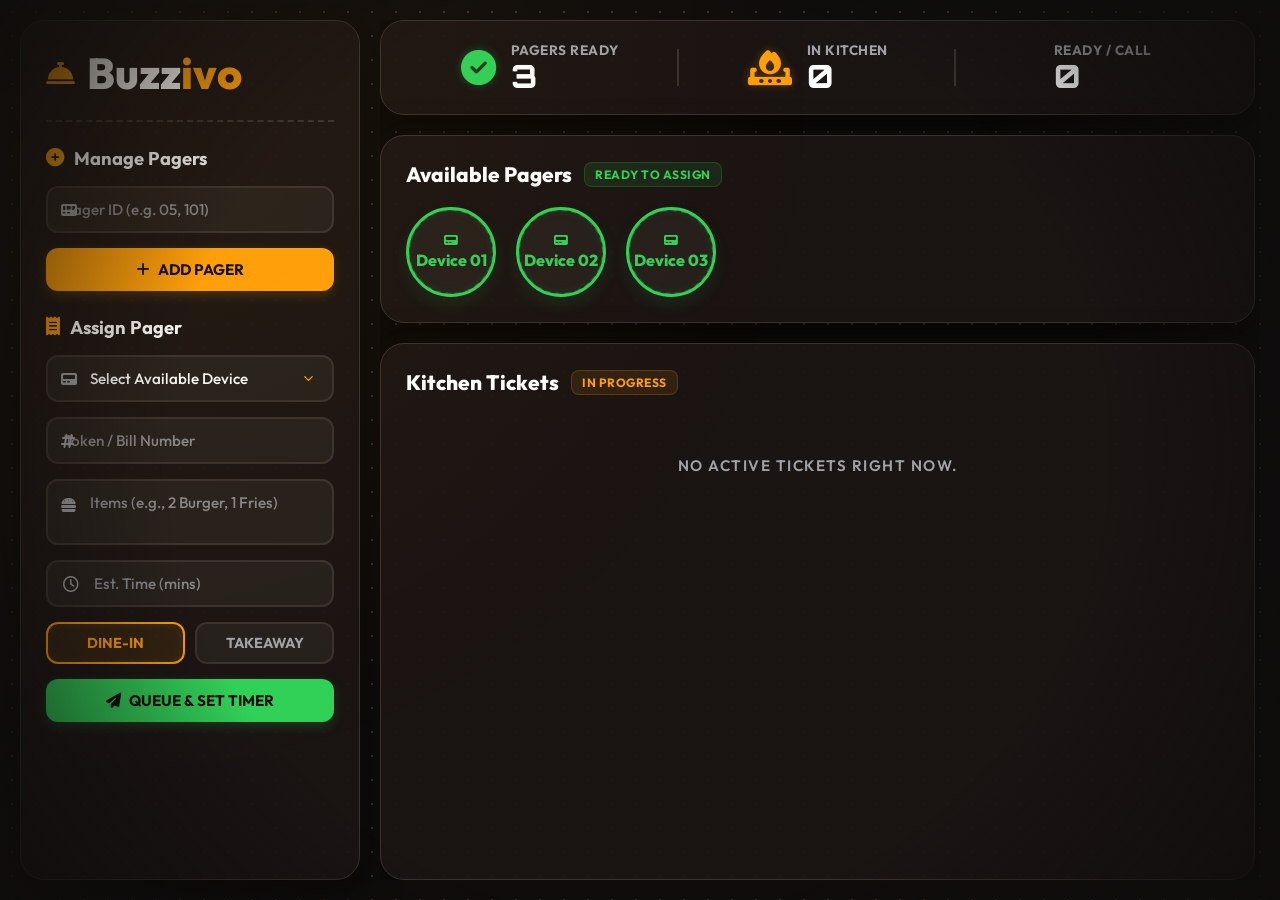
<file: buzzivo/buzzivo/food device/dashboard/index.html>
<!DOCTYPE html>
<html lang="en">

<head>
    <meta charset="UTF-8">
    <meta name="viewport" content="width=device-width, initial-scale=1.0">
    <title>Buzzivo - Pager Control Dashboard</title>
    <!-- Modern Typography -->
    <link href="https://fonts.googleapis.com/css2?family=Outfit:wght@300;400;500;600;700&family=Orbitron:wght@500;700;900&display=swap" rel="stylesheet">
    <!-- Icons -->
    <link rel="stylesheet" href="https://cdnjs.cloudflare.com/ajax/libs/font-awesome/6.4.0/css/all.min.css">
    <link rel="stylesheet" href="styles.css">
</head>

<body>
    <div class="app-container">
        <!-- Sidebar Admin Panel -->
        <aside class="sidebar glass-panel">
            <div class="brand">
                <i class="fa-solid fa-bell-concierge"></i>
                <h1>Buzz<span>ivo</span></h1>
            </div>

            <div class="control-section">
                <h2><i class="fa-solid fa-circle-plus"></i> Manage Pagers</h2>
                <form id="add-device-form" class="form-group">
                    <div class="input-wrapper">
                        <input type="text" id="new-device-id" placeholder="Pager ID (e.g. 05, 101)" required autocomplete="off">
                        <i class="fa-solid fa-pager"></i>
                    </div>
                    <button type="submit" class="btn btn-primary"><i class="fa-solid fa-plus"></i> Add Pager</button>
                </form>
            </div>

            <div class="control-section">
                <h2><i class="fa-solid fa-receipt"></i> Assign Pager</h2>
                <form id="assign-order-form" class="form-group">
                    <div class="input-wrapper">
                        <select id="assign-device-id" required>
                            <option value="" disabled selected>Select Available Pager</option>
                        </select>
                        <i class="fa-solid fa-pager"></i>
                    </div>
                    <div class="input-wrapper">
                        <input type="text" id="order-bill-no" placeholder="Token / Bill Number" required autocomplete="off">
                        <i class="fa-solid fa-hashtag"></i>
                    </div>
                    <div class="input-wrapper text-area-wrapper">
                        <textarea id="order-items" placeholder="Items (e.g., 2 Burger, 1 Fries)" rows="2" required></textarea>
                        <i class="fa-solid fa-burger" style="top: 18px;"></i>
                    </div>

                    <div class="timer-input-group">
                        <i class="fa-regular fa-clock"></i>
                        <input type="number" id="order-timer" placeholder="Est. Time (mins)" min="1" max="120" required>
                    </div>

                    <div class="radio-group">
                        <label>
                            <input type="radio" name="order-type" value="Dine-in" checked>
                            <span class="radio-btn">Dine-in</span>
                        </label>
                        <label>
                            <input type="radio" name="order-type" value="Takeaway">
                            <span class="radio-btn">Takeaway</span>
                        </label>
                    </div>

                    <button type="submit" class="btn btn-success"><i class="fa-solid fa-paper-plane"></i> Queue & Set Timer</button>
                </form>
            </div>
        </aside>

        <!-- Main Dashboard Area -->
        <main class="dashboard-area">

            <!-- Statistics Banner -->
            <div class="stats-banner glass-panel">
                <div class="stat-card">
                    <div class="stat-icon text-green"><i class="fa-solid fa-circle-check"></i></div>
                    <div class="stat-info">
                        <h3>Pagers Ready</h3>
                        <p id="stat-available">0</p>
                    </div>
                </div>
                <div class="stat-card">
                    <div class="stat-icon text-orange"><i class="fa-solid fa-fire-burner"></i></div>
                    <div class="stat-info">
                        <h3>In Kitchen</h3>
                        <p id="stat-active">0</p>
                    </div>
                </div>
                <div class="stat-card">
                    <div class="stat-icon text-red"><i class="fa-solid fa-bell-ringing"></i></div>
                    <div class="stat-info">
                        <h3>Ready / Call</h3>
                        <p id="stat-ready">0</p>
                    </div>
                </div>
            </div>

            <!-- Available Devices Section -->
            <section class="dashboard-section glass-panel">
                <header class="section-header">
                    <h2>Available Pagers</h2>
                    <span class="badge badge-green">Ready to assign</span>
                </header>
                <div id="available-devices-container" class="devices-grid empty-state">
                    <div class="empty-message">No pagers available. Add some from the sidebar!</div>
                </div>
            </section>

            <!-- Active Orders Section -->
            <section class="dashboard-section glass-panel active-orders-section">
                <header class="section-header">
                    <h2>Kitchen Tickets</h2>
                    <span class="badge badge-blue">In progress</span>
                </header>
                <div id="active-orders-container" class="orders-grid empty-state">
                    <div class="empty-message">No active tickets right now.</div>
                </div>
            </section>

        </main>
    </div>

    <!-- Modals for interactive tasks (Update Timer, etc) -->
    <div id="update-timer-modal" class="modal-backdrop hidden">
        <div class="modal glass-panel">
            <h3>Update Timer for Pager <span id="modal-device-name" class="text-accent"></span></h3>
            <p>Add or set a new estimated completion time.</p>
            <form id="update-timer-form">
                <input type="hidden" id="modal-device-id">
                <div class="modal-actions">
                    <button type="button" class="btn btn-secondary quick-add" data-add="5">+5 Min</button>
                    <button type="button" class="btn btn-secondary quick-add" data-add="10">+10 Min</button>
                    <button type="button" class="btn btn-secondary quick-add" data-add="15">+15 Min</button>
                </div>
                <div class="form-group custom-time-group">
                    <input type="number" id="modal-new-time" placeholder="Or set exact minutes" min="1">
                    <button type="submit" class="btn btn-primary">Update</button>
                </div>
            </form>
            <button id="close-modal-btn" class="close-btn"><i class="fa-solid fa-xmark"></i></button>
        </div>
    </div>

    <script src="script.js"></script>
</body>

</html>
</file>
<file: buzzivo/buzzivo/food device/dashboard/styles.css>
@import url('https://fonts.googleapis.com/css2?family=Outfit:wght@300;400;500;600;700;800&family=Rajdhani:wght@400;500;600;700&family=Orbitron:wght@500;700;900&display=swap');

:root {
    /* Cozy Premium Restaurant / Culinary Pager Theme */
    --bg-dark: #0f0d0c;
    --bg-panel: rgba(28, 22, 20, 0.9);
    --text-main: #f5f5f7;
    --text-muted: #a1a1a6;

    --primary: #ff9f0a; /* Honey Amber */
    --accent-primary: var(--primary);
    --accent-secondary: #ffa726;

    --status-green: #30d158; /* Basil Green */
    --status-blue: #ff9f0a;  /* Amber Alert */
    --status-red: #ff453a;   /* Tomato Red */
    --status-yellow: #ffa726;

    --input-bg: #25201d;
    --input-border: #3a322e;
    --grid-line: rgba(255, 159, 10, 0.03);
    --glass-shadow: 0 12px 40px rgba(0, 0, 0, 0.6), 0 0 30px rgba(255, 159, 10, 0.03);

    --radius-lg: 24px;
    --radius-md: 12px;
    --radius-sm: 8px;

    --transition: all 0.3s cubic-bezier(0.175, 0.885, 0.32, 1.275);
}

* {
    margin: 0;
    padding: 0;
    box-sizing: border-box;
    font-family: 'Outfit', sans-serif;
}

body {
    background-color: var(--bg-dark);
    color: var(--text-main);
    min-height: 100vh;
    /* Dotted background pattern */
    background-image: radial-gradient(var(--input-border) 1.5px, transparent 1.5px);
    background-size: 24px 24px;
    overflow-x: hidden;
    position: relative;
}

/* Cozy culinary warm ambient glow overlay */
body::before {
    content: '';
    position: fixed;
    top: 0;
    left: 0;
    right: 0;
    bottom: 0;
    background: radial-gradient(circle at 50% 50%, transparent 60%, rgba(15, 13, 12, 0.9) 100%), radial-gradient(circle at 10% 10%, rgba(255, 159, 10, 0.05) 0%, transparent 50%);
    pointer-events: none;
    z-index: 1000;
}

/* Typography Utility */
.text-green {
    color: var(--status-green);
    text-shadow: 0 0 8px rgba(48, 209, 88, 0.3);
}

.text-blue {
    color: var(--primary);
    text-shadow: 0 0 8px rgba(255, 159, 10, 0.3);
}

.text-orange {
    color: var(--primary);
    text-shadow: 0 0 8px rgba(255, 159, 10, 0.3);
}

.text-red {
    color: var(--status-red);
    text-shadow: 0 0 8px rgba(255, 69, 58, 0.3);
}

.text-accent {
    color: var(--accent-primary);
    text-shadow: 0 0 8px var(--primary-glow);
}

h1,
h2,
h3 {
    font-weight: 800;
}

.time-remaining {
    font-family: 'Orbitron', monospace;
    letter-spacing: 1px;
}

/* Layout */
.app-container {
    display: flex;
    height: 100vh;
    padding: 20px;
    gap: 20px;
    max-width: 1600px;
    margin: 0 auto;
    position: relative;
    z-index: 1;
}

@media (max-width: 1024px) {
    .app-container {
        flex-direction: column;
        height: auto;
        overflow-y: auto;
    }
    .sidebar {
        width: 100% !important;
        height: auto !important;
    }
}

/* Premium Panels */
.glass-panel {
    background: var(--bg-panel);
    border: 1px solid var(--input-border);
    border-radius: var(--radius-lg);
    box-shadow: var(--glass-shadow);
    position: relative;
    transition: border-color 0.3s;
}

.glass-panel:hover {
    border-color: rgba(255, 159, 10, 0.15);
}

/* Sidebar */
.sidebar {
    width: 340px;
    display: flex;
    flex-direction: column;
    padding: 25px;
    gap: 25px;
    overflow-y: auto;
}

.brand {
    display: flex;
    align-items: center;
    gap: 12px;
    font-size: 1.8rem;
    color: #fff;
    padding-bottom: 20px;
    border-bottom: 2px dashed var(--input-border);
}

.brand i {
    color: var(--primary);
    animation: bounceBrand 2s infinite alternate;
}

.brand span {
    color: var(--primary);
}

@keyframes bounceBrand {
    from { transform: translateY(0); }
    to { transform: translateY(-4px); }
}

.control-section h2 {
    font-size: 1.15rem;
    font-weight: 700;
    margin-bottom: 16px;
    display: flex;
    align-items: center;
    gap: 10px;
    color: #fff;
}

.control-section h2 i {
    color: var(--primary);
}

/* Forms & Inputs */
.form-group {
    display: flex;
    flex-direction: column;
    gap: 15px;
}

.input-wrapper {
    position: relative;
    display: flex;
    align-items: center;
    width: 100%;
}

.input-wrapper i {
    position: absolute;
    left: 15px;
    color: var(--text-muted);
    font-size: 1rem;
    transition: color 0.3s;
}

.input-wrapper select {
    padding-left: 42px;
}

.input-wrapper textarea {
    padding-left: 42px;
    padding-top: 12px;
}

input[type="text"],
input[type="number"],
textarea,
select {
    width: 100%;
    background: var(--input-bg);
    border: 2px solid var(--input-border);
    color: #fff;
    padding: 12px 16px;
    border-radius: var(--radius-md);
    font-size: 0.95rem;
    font-weight: 500;
    transition: var(--transition);
    outline: none;
}

input:focus,
textarea:focus,
select:focus {
    border-color: var(--primary);
    background: rgba(37, 32, 29, 0.8);
    box-shadow: 0 0 12px var(--primary-glow);
}

input:focus + i, select:focus + i, textarea:focus + i {
    color: var(--primary);
}

input::placeholder,
textarea::placeholder {
    color: var(--text-muted);
    opacity: 0.8;
}

textarea {
    resize: none;
}

/* Select Styling */
select {
    appearance: none;
    background-image: url("data:image/svg+xml;charset=UTF-8,%3csvg xmlns='http://www.w3.org/2000/svg' viewBox='0 0 24 24' fill='none' stroke='%23ff9f0a' stroke-width='2' stroke-linecap='round' stroke-linejoin='round'%3e%3cpolyline points='6 9 12 15 18 9'%3e%3c/polyline%3e%3c/svg%3e");
    background-repeat: no-repeat;
    background-position: right 1rem center;
    background-size: 1em;
}

select option {
    background: var(--bg-dark);
    color: #fff;
}

/* Radio Buttons */
.radio-group {
    display: flex;
    gap: 10px;
}

.radio-group label {
    flex: 1;
    cursor: pointer;
}

.radio-group input[type="radio"] {
    display: none;
}

.radio-btn {
    display: block;
    text-align: center;
    padding: 10px;
    background: var(--input-bg);
    border: 2px solid var(--input-border);
    border-radius: var(--radius-md);
    transition: var(--transition);
    font-size: 0.9rem;
    font-weight: 700;
    text-transform: uppercase;
    color: var(--text-muted);
}

.radio-group input[type="radio"]:checked+.radio-btn {
    background: rgba(255, 159, 10, 0.1);
    border-color: var(--primary);
    color: var(--primary);
    box-shadow: 0 0 10px rgba(255, 159, 10, 0.1) inset;
}

/* Features */
.timer-input-group {
    display: flex;
    align-items: center;
    background: var(--input-bg);
    border: 2px solid var(--input-border);
    border-radius: var(--radius-md);
    overflow: hidden;
    transition: var(--transition);
}

.timer-input-group:focus-within {
    border-color: var(--primary);
    box-shadow: 0 0 12px var(--primary-glow);
}

.timer-input-group i {
    padding: 0 15px;
    color: var(--text-muted);
}

.timer-input-group:focus-within i {
    color: var(--primary);
}

.timer-input-group input {
    border: none;
    background: transparent;
    padding-left: 0;
    border-radius: 0;
    flex: 1;
}

.timer-input-group input:focus {
    box-shadow: none;
    background: transparent;
}

/* Buttons */
.btn {
    padding: 12px 24px;
    border: none;
    border-radius: var(--radius-md);
    font-size: 0.95rem;
    font-weight: 700;
    cursor: pointer;
    transition: var(--transition);
    display: flex;
    align-items: center;
    justify-content: center;
    gap: 8px;
    text-transform: uppercase;
    position: relative;
    overflow: hidden;
}

.btn-primary {
    background: var(--primary);
    color: var(--bg-dark);
    box-shadow: 0 4px 12px rgba(255, 159, 10, 0.2);
}

.btn-primary:hover {
    background: var(--accent-secondary);
    box-shadow: 0 6px 16px rgba(255, 159, 10, 0.4);
    transform: translateY(-2px);
}

.btn-success {
    background: var(--status-green);
    color: var(--bg-dark);
    box-shadow: 0 4px 12px rgba(48, 209, 88, 0.2);
}

.btn-success:hover {
    background: #54d674;
    box-shadow: 0 6px 16px rgba(48, 209, 88, 0.4);
    transform: translateY(-2px);
}

.btn-warning {
    background: var(--primary);
    color: var(--bg-dark);
    box-shadow: 0 4px 12px rgba(255, 159, 10, 0.2);
}

.btn-warning:hover {
    background: var(--accent-secondary);
    box-shadow: 0 6px 16px rgba(255, 159, 10, 0.4);
    transform: translateY(-2px);
}

.btn-danger {
    background: var(--status-red);
    color: #fff;
    box-shadow: 0 4px 12px rgba(255, 69, 58, 0.2);
}

.btn-danger:hover {
    background: #ff6961;
    box-shadow: 0 6px 16px rgba(255, 69, 58, 0.4);
    transform: translateY(-2px);
}

.btn-secondary {
    background: var(--input-bg);
    color: #fff;
    border: 2px solid var(--input-border);
}

.btn-secondary:hover {
    border-color: var(--primary);
    color: var(--primary);
}

.btn-icon {
    padding: 8px;
    border-radius: var(--radius-sm);
    background: var(--input-bg);
    border: 2px solid var(--input-border);
    color: var(--text-muted);
    transition: var(--transition);
    cursor: pointer;
    display: flex;
    justify-content: center;
    align-items: center;
}

.btn-icon:hover {
    border-color: var(--primary);
    color: var(--primary);
    box-shadow: 0 0 10px rgba(255, 159, 10, 0.2);
    transform: scale(1.05);
}

/* Main Dashboard Area */
.dashboard-area {
    flex: 1;
    display: flex;
    flex-direction: column;
    gap: 20px;
    overflow-y: auto;
    padding-right: 5px;
}

/* Cyberpunk / Warm Scrollbar */
::-webkit-scrollbar {
    width: 6px;
    height: 6px;
}

::-webkit-scrollbar-track {
    background: rgba(255, 159, 10, 0.02);
}

::-webkit-scrollbar-thumb {
    background: var(--input-border);
    border-radius: 3px;
}

::-webkit-scrollbar-thumb:hover {
    background: var(--primary);
}

/* Stats Banner */
.stats-banner {
    display: flex;
    justify-content: space-around;
    padding: 20px;
    border: 1px solid var(--input-border);
}

.stat-card {
    display: flex;
    align-items: center;
    gap: 15px;
    position: relative;
    flex: 1;
    justify-content: center;
}

.stat-card::after {
    content: '';
    position: absolute;
    right: 0;
    top: 15%;
    height: 70%;
    width: 2px;
    background: var(--input-border);
}

.stat-card:last-child::after {
    display: none;
}

.stat-icon {
    font-size: 2.2rem;
}

.stat-info h3 {
    font-size: 0.85rem;
    color: var(--text-muted);
    font-weight: 700;
    text-transform: uppercase;
    letter-spacing: 0.5px;
}

.stat-info p {
    font-size: 2rem;
    font-weight: 800;
    color: #fff;
    font-family: 'Orbitron', sans-serif;
    line-height: 1.1;
}

/* Dashboard Sections */
.dashboard-section {
    padding: 25px;
    display: flex;
    flex-direction: column;
    gap: 20px;
}

.active-orders-section {
    flex: 1;
}

.section-header {
    display: flex;
    align-items: center;
    gap: 12px;
}

.section-header h2 {
    font-size: 1.3rem;
    font-weight: 800;
    color: #fff;
}

.badge {
    padding: 4px 10px;
    border-radius: var(--radius-sm);
    font-size: 0.75rem;
    font-weight: 700;
    text-transform: uppercase;
    letter-spacing: 0.5px;
}

.badge-green {
    background: rgba(48, 209, 88, 0.1);
    color: var(--status-green);
    border: 1px solid rgba(48, 209, 88, 0.2);
}

.badge-blue {
    background: rgba(255, 159, 10, 0.1);
    color: var(--primary);
    border: 1px solid rgba(255, 159, 10, 0.2);
}

/* Grids */
.devices-grid {
    display: flex;
    flex-wrap: wrap;
    gap: 20px;
}

.orders-grid {
    display: grid;
    grid-template-columns: repeat(auto-fill, minmax(330px, 1fr));
    gap: 20px;
    align-items: start;
}

.empty-state {
    min-height: 100px;
    display: flex;
    align-items: center;
    justify-content: center;
}

.empty-message {
    color: var(--text-muted);
    font-size: 0.95rem;
    text-transform: uppercase;
    letter-spacing: 1.5px;
    font-weight: 600;
}

/* Pager Coaster Pill (Available) */
.device-pill {
    position: relative;
    width: 90px;
    height: 90px;
    border-radius: 50%;
    background: #251f1c;
    border: 3px solid var(--status-green);
    display: flex;
    flex-direction: column;
    justify-content: center;
    align-items: center;
    box-shadow: 0 8px 16px rgba(48, 209, 88, 0.1), inset 0 0 10px rgba(48, 209, 88, 0.1);
    transition: var(--transition);
    color: var(--status-green);
    font-weight: 800;
    font-size: 1rem;
    cursor: default;
    user-select: none;
    gap: 2px;
}

.device-pill i {
    font-size: 0.85rem;
}

.device-pill::before {
    content: '';
    position: absolute;
    inset: -1px;
    border-radius: 50%;
    border: 2px dashed rgba(48, 209, 88, 0.3);
    animation: rotatePager 20s linear infinite;
}

.device-pill:hover {
    transform: scale(1.05) translateY(-2px);
    background: rgba(48, 209, 88, 0.05);
    box-shadow: 0 8px 20px rgba(48, 209, 88, 0.25), inset 0 0 10px rgba(48, 209, 88, 0.2);
}

/* Order Card - Ticket receipt styling */
.order-card {
    background: var(--card-bg);
    border: 1px solid var(--input-border);
    border-radius: var(--radius-lg);
    padding: 20px;
    display: flex;
    flex-direction: column;
    gap: 15px;
    position: relative;
    transition: var(--transition);
    box-shadow: var(--glass-shadow);
}

/* Perforated ticket receipt bottom */
.order-card::after {
    content: '';
    position: absolute;
    bottom: 0;
    left: 0;
    right: 0;
    height: 5px;
    background-image: linear-gradient(to right, var(--bg-dark) 5px, transparent 5px);
    background-size: 10px 5px;
}

.order-card::before {
    content: '';
    position: absolute;
    left: 0;
    top: 0;
    bottom: 0;
    width: 5px;
    background: var(--primary);
    border-radius: var(--radius-lg) 0 0 var(--radius-lg);
}

.order-card:hover {
    border-color: rgba(255, 159, 10, 0.2);
    transform: translateY(-3px);
}

/* Order ready state */
.order-card.status-ready {
    border-color: rgba(255, 69, 58, 0.3);
    background: rgba(255, 69, 58, 0.02);
}

.order-card.status-ready::before {
    background: var(--status-red);
}

.order-card.status-ready {
    animation: alarmVibrate 0.15s linear infinite;
}

@keyframes alarmVibrate {
    0% { transform: translate(0, 0); }
    20% { transform: translate(-1px, 1px); }
    40% { transform: translate(1px, -1px); }
    60% { transform: translate(-1px, -1px); }
    80% { transform: translate(1px, 1px); }
    100% { transform: translate(0, 0); }
}

/* Card Header */
.card-header {
    display: flex;
    justify-content: space-between;
    align-items: flex-start;
}

.card-title {
    display: flex;
    flex-direction: column;
    gap: 2px;
}

.device-id-tag {
    font-size: 0.85rem;
    color: var(--primary);
    font-weight: 700;
    display: flex;
    align-items: center;
    gap: 6px;
}

.token-no {
    font-size: 2rem;
    font-family: 'Orbitron', sans-serif;
    color: #fff;
    line-height: 1.1;
}

.order-type-tag {
    font-size: 0.75rem;
    padding: 4px 8px;
    border-radius: var(--radius-sm);
    font-weight: 700;
    text-transform: uppercase;
}

.type-dinein {
    background: rgba(255, 159, 10, 0.1);
    color: var(--primary);
    border: 1px solid rgba(255, 159, 10, 0.2);
}

.type-takeaway {
    background: rgba(255, 255, 255, 0.05);
    color: var(--text-main);
    border: 1px solid rgba(255, 255, 255, 0.1);
}

/* Card Content */
.card-content {
    background: var(--input-bg);
    border: 1px solid var(--input-border);
    border-radius: var(--radius-md);
    padding: 12px 15px;
    font-size: 0.95rem;
    color: var(--text-main);
    min-height: 50px;
    font-weight: 500;
}

/* Timer Display */
.timer-display {
    display: flex;
    align-items: center;
    justify-content: space-between;
    padding: 12px 15px;
    background: rgba(0, 0, 0, 0.2);
    border: 2px dashed var(--input-border);
    border-radius: var(--radius-md);
    margin: 5px 0;
}

.time-remaining {
    font-size: 2.2rem;
    font-weight: 700;
    color: var(--primary);
}

.timer-tools {
    display: flex;
    gap: 8px;
}

/* Ready message inside ticket */
.ready-msg {
    display: none;
    text-align: center;
    font-weight: 800;
    color: var(--status-red);
    font-size: 1.3rem;
    letter-spacing: 1px;
    font-family: 'Orbitron', sans-serif;
    animation: flashRedText 0.5s infinite alternate;
    padding: 12px;
}

.status-ready .timer-display {
    display: none;
}

.status-ready .ready-msg {
    display: block;
}

/* Card Actions */
.card-actions {
    display: grid;
    grid-template-columns: 1fr 1fr;
    gap: 12px;
}

/* Modals */
.modal-backdrop {
    position: fixed;
    top: 0;
    left: 0;
    width: 100vw;
    height: 100vh;
    background: rgba(15, 13, 12, 0.85);
    backdrop-filter: blur(8px);
    display: flex;
    align-items: center;
    justify-content: center;
    z-index: 2000;
    opacity: 1;
    transition: opacity 0.3s ease;
}

.modal-backdrop.hidden {
    opacity: 0;
    pointer-events: none;
}

.modal {
    width: 90%;
    max-width: 420px;
    padding: 30px;
    position: relative;
    display: flex;
    flex-direction: column;
    gap: 20px;
    transform: scale(1);
    transition: transform 0.3s cubic-bezier(0.175, 0.885, 0.32, 1.275);
    background: var(--card-bg);
    border: 1px solid var(--input-border);
    border-radius: var(--radius-lg);
    box-shadow: var(--shadow);
}

.modal-backdrop.hidden .modal {
    transform: scale(0.95);
}

.modal h3 {
    font-size: 1.4rem;
    color: #fff;
}

.modal p {
    color: var(--text-muted);
    font-size: 0.95rem;
}

.modal-actions {
    display: grid;
    grid-template-columns: 1fr 1fr 1fr;
    gap: 10px;
}

.custom-time-group {
    display: flex;
    flex-direction: row;
    gap: 10px;
}

.custom-time-group input {
    flex: 1;
}

.close-btn {
    position: absolute;
    top: -12px;
    right: -12px;
    width: 32px;
    height: 32px;
    background: var(--card-bg);
    border: 2px solid var(--input-border);
    color: var(--text-muted);
    border-radius: 50%;
    display: flex;
    align-items: center;
    justify-content: center;
    font-size: 1rem;
    cursor: pointer;
    transition: var(--transition);
    box-shadow: 0 4px 10px rgba(0, 0, 0, 0.3);
}

.close-btn:hover {
    color: #fff;
    border-color: var(--primary);
    transform: rotate(90deg);
}

/* Animations */
@keyframes rotatePager {
    from { transform: rotate(0deg); }
    to { transform: rotate(360deg); }
}

@keyframes flashRedText {
    from {
        opacity: 1;
        text-shadow: 0 0 10px var(--status-red);
    }
    to {
        opacity: 0.3;
        text-shadow: 0 0 25px var(--status-red);
    }
}
</file>
